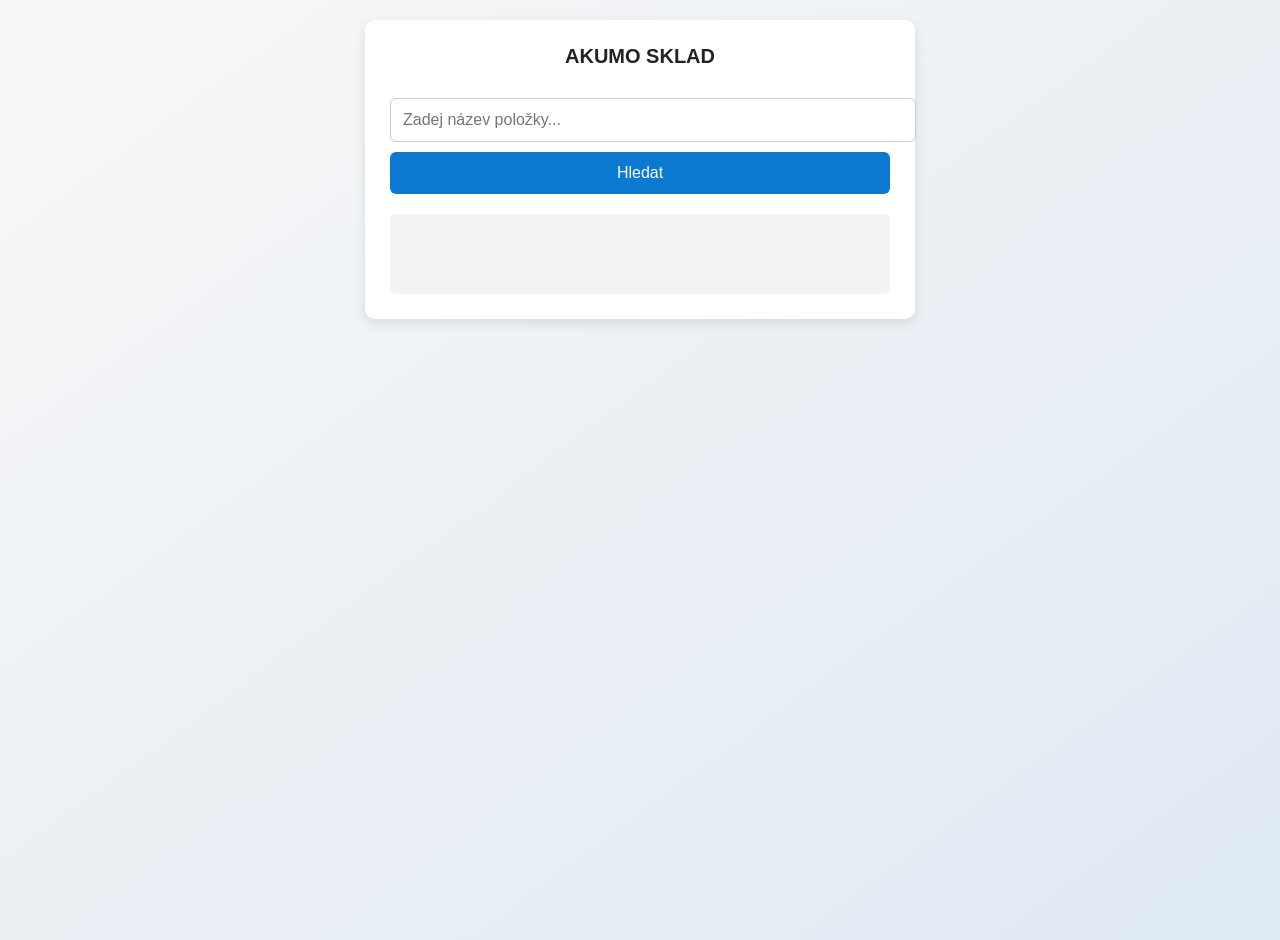
<file: Index.html>
<!DOCTYPE html>
<html lang="cs">
<head>
    <meta charset="UTF-8">
    <meta name="viewport" content="width=device-width, initial-scale=1.0">
    <title>Skladová evidence | Akumo</title>
    <style>
        body {
            font-family: sans-serif;
            padding: 20px;
            margin: 0;
            background: linear-gradient(to bottom right, #f7f7f7, #dfe9f3);
            min-height: 100vh;
        }
        .container {
            max-width: 500px;
            margin: auto;
            background: white;
            padding: 25px;
            border-radius: 10px;
            box-shadow: 0 4px 12px rgba(0,0,0,0.1);
        }
        .logo {
            text-align: center;
            margin-bottom: 20px;
            font-weight: bold;
            font-size: 20px;
            color: #222;
        }
        input, button {
            width: 100%;
            padding: 12px;
            margin-top: 10px;
            font-size: 16px;
            border-radius: 6px;
            border: 1px solid #ccc;
        }
        button {
            background-color: #0b79d0;
            color: white;
            border: none;
        }
        #output {
            margin-top: 20px;
            padding: 15px;
            background: #f3f3f3;
            border-radius: 5px;
            min-height: 50px;
        }
    </style>
</head>
<body>
    <div class="container">
        <div class="logo">AKUMO SKLAD</div>
        <input type="text" id="query" placeholder="Zadej název položky...">
        <button onclick="hledat()">Hledat</button>
        <div id="output"></div>
    </div>

    <script>
        const sklad = {
"Hlavové složení (sada - haibike)": "Sloupec A, řada 1",
"Hlavové složení (podložky)": "Sloupec B, řada 1",
"Ložiska (Yamaha)": "Sloupec C, řada 1",
"Patky (rychloupinaky)": "Sloupec D, řada 1",
"Hlavové složení (sada - kompletní)": "Sloupec A, řada 2",
"Hlavové složení (podložky)": "Sloupec B, řada 2",
"Ložiska (Bosch 4. Gen.)": "Sloupec C, řada 2",
"Patky (Rychloupinak)": "Sloupec D, řada 2",
"Hlavové složení (sada - nekompletní)": "Sloupec A, řada 3",
"Věnečky kuličky": "Sloupec B, řada 3",
"Ložiska (Bosch 2. 3. Gen.)": "Sloupec C, řada 3",
"Patky (pevná osa)": "Sloupec D, řada 3",
"Hlavové složení (misky, kužely)": "Sloupec A, řada 4",
"Náboje (přední)": "Sloupec B, řada 4",
"Ložiska / ložiska bafang": "Sloupec C, řada 4",
"Patky (pevná osa)": "Sloupec D, řada 4",
"Hlavové složení (ježek, víčko)": "Sloupec A, řada 5",
"Náboje (zadní)": "Sloupec B, řada 5",
"Spider": "Sloupec C, řada 5",
"Pastorky kazety (Shimano 10. 11. Sp. )": "Sloupec D, řada 5",
"Náboje (opravná sada)": "Sloupec A, řada 6",
"Pevná osa (přední)": "Sloupec B, řada 6",
"Kliky Jis (samostatné)": "Sloupec C, řada 6",
"Pastorky kazety (Shimano 12. Sp.)": "Sloupec D, řada 6",
"Náboje (ořechy)": "Sloupec A, řada 7",
"Pevná osa (zadní)": "Sloupec B, řada 7",
"Kliky isis (samostatné)": "Sloupec C, řada 7",
"Pastorky kazety (sram 12. Sp.)": "Sloupec D, řada 7",
"Vidlice (příslušenství)": "Sloupec A, řada 8",
"Rychloupinak (přední)": "Sloupec B, řada 8",
"Pastorky motoru (14z, 15z)": "Sloupec D, řada 8",
"Vidlice (páčky)": "Sloupec A, řada 9",
"Rychloupinak (zadní)": "Sloupec B, řada 9",
"Pastorky motoru (Miranda 15z, 16z)": "Sloupec D, řada 9",
"Teleskopické páčky": "Sloupec A, řada 10",
"Středové složení": "Sloupec B, řada 10",
"Pastorky motoru (16z)": "Sloupec D, řada 10",
"Průchodky rámem": "Sloupec A, řada 11",
"Vodítka řetězu": "Sloupec B, řada 11",
"Pastorky motoru (17z, 18z)": "Sloupec D, řada 11",
"Bowdeny (příslušenství)": "Sloupec A, řada 12",
"Páska do ráfku": "Sloupec B, řada 12",
"Převodník (ochrane kryty)": "Sloupec D, řada 12",
"Kladky přehazovačky": "Sloupec A, řada 13",
"Bezdušová páska": "Sloupec B, řada 13",
"Převodník set (…)": "Sloupec D, řada 13",
"Sram axs (příslušenství)": "Sloupec A, řada 14",
"Sedlovky (příslušenství)": "Sloupec B, řada 14",
"Převodník ( šrouby, matice)": "Sloupec A, řada 15",
"Logo motoru (nálepka)": "Sloupec A, řada 16",
"Osa náboje (kónusy, díl)": "Sloupec A, řada 17",
"Bezduše (příslušenství)": "Sloupec A, řada 18",
"Zaslepka do řídítek": "Sloupec A, řada 19",
        };

        function hledat() {
            const dotaz = document.getElementById("query").value.toLowerCase().trim();
            let vysledky = "";
            for (const [klic, hodnota] of Object.entries(sklad)) {
                if (klic.toLowerCase().includes(dotaz)) {
                    vysledky += `<strong>${klic}</strong><br>Pozice: ${hodnota}<br><br>`;
                }
            }
            document.getElementById("output").innerHTML = vysledky || "Položka nenalezena.";
        }
    </script>
</body>
</html>
</file>
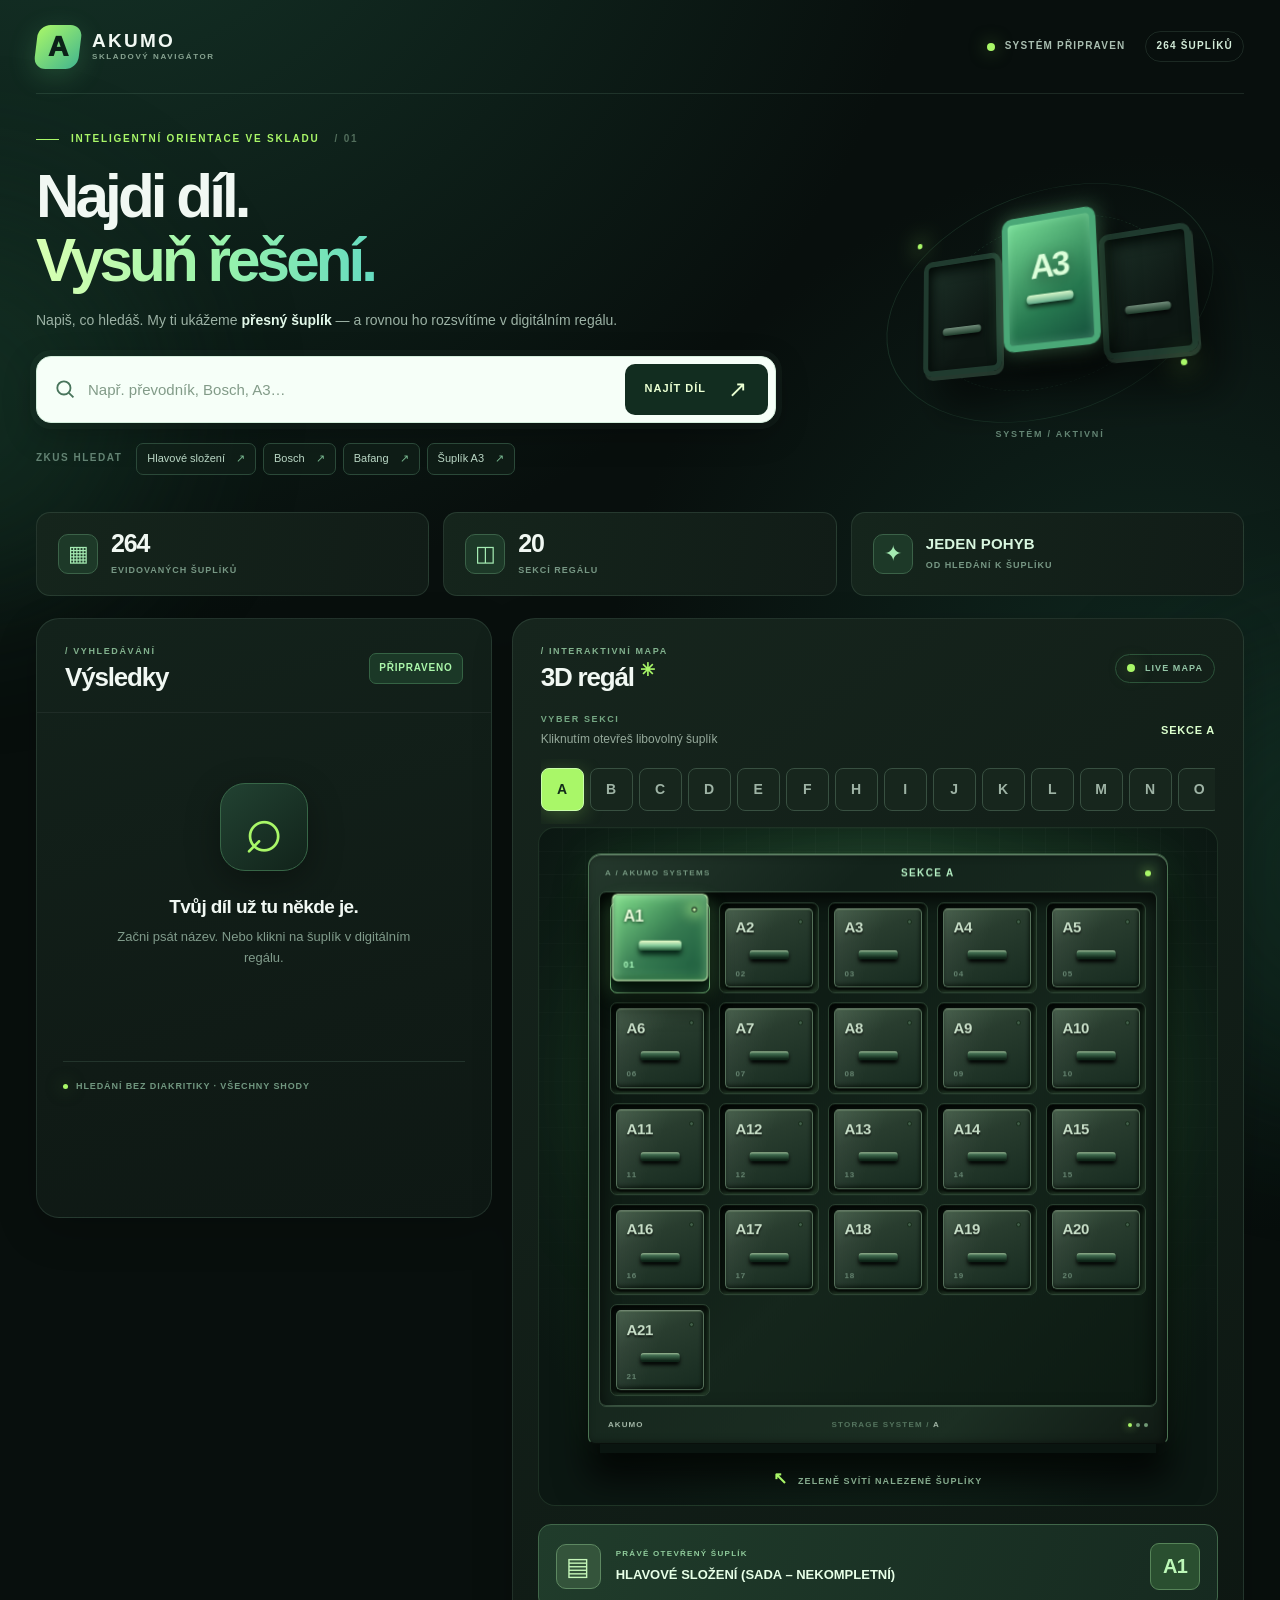
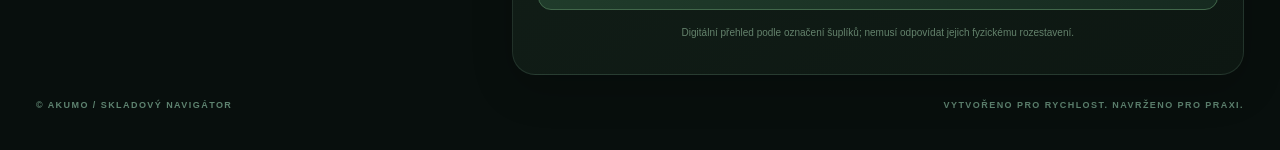
<file: index.html>
<!DOCTYPE html>
<html lang="cs">
<head>
  <meta charset="UTF-8">
  <meta name="viewport" content="width=device-width, initial-scale=1, viewport-fit=cover">
  <meta name="theme-color" content="#0a100e">
  <meta name="description" content="AKUMO SKLAD – rychlé vyhledávání dílů a interaktivní 3D mapa šuplíků.">
  <title>AKUMO SKLAD | Najdi díl. Vysuň řešení.</title>
  <link rel="stylesheet" href="style.css">
</head>
<body>
  <div class="ambient ambient--one" aria-hidden="true"></div>
  <div class="ambient ambient--two" aria-hidden="true"></div>

  <div class="app-shell">
    <header class="topbar">
      <div class="brand" aria-label="Akumo Sklad">
        <span class="brand-mark" aria-hidden="true"><span>A</span></span>
        <span class="brand-wordmark"><b>AKUMO</b><small>SKLADOVÝ NAVIGÁTOR</small></span>
      </div>
      <div class="topbar-status" aria-live="polite">
        <span id="status-light" class="status-light"></span>
        <span id="status-text">NAČÍTÁM DATABÁZI</span>
        <span id="header-count" class="topbar-count">—</span>
      </div>
    </header>

    <main>
      <section class="hero" aria-labelledby="main-title">
        <div class="hero-content">
          <div class="eyebrow"><span class="eyebrow-line"></span> INTELIGENTNÍ ORIENTACE VE SKLADU <span class="eyebrow-index">/ 01</span></div>
          <h1 id="main-title">Najdi díl.<br><span>Vysuň řešení.</span></h1>
          <p class="hero-description">Napiš, co hledáš. My ti ukážeme <strong>přesný šuplík</strong> — a rovnou ho rozsvítíme v digitálním regálu.</p>

          <form id="search-form" class="search-bar" role="search">
            <label for="query" class="visually-hidden">Název dílu nebo označení šuplíku</label>
            <svg class="search-icon" width="22" height="22" viewBox="0 0 24 24" fill="none" stroke="currentColor" stroke-width="2" aria-hidden="true"><circle cx="10.8" cy="10.8" r="7.2"></circle><path d="m16.2 16.2 5 5"></path></svg>
            <input id="query" name="query" type="search" placeholder="Např. převodník, Bosch, A3…" autocomplete="off" enterkeyhint="search" spellcheck="false">
            <button id="search-button" class="search-submit" type="submit"><span>NAJÍT DÍL</span><span class="arrow" aria-hidden="true">↗</span></button>
          </form>

          <div class="quick-access">
            <span class="quick-label">ZKUS HLEDAT</span>
            <div class="quick-terms">
              <button type="button" class="quick-term" data-term="hlavové složení">Hlavové složení <span>↗</span></button>
              <button type="button" class="quick-term" data-term="Bosch">Bosch <span>↗</span></button>
              <button type="button" class="quick-term" data-term="Bafang">Bafang <span>↗</span></button>
              <button type="button" class="quick-term" data-term="A3">Šuplík A3 <span>↗</span></button>
            </div>
          </div>
        </div>

        <div class="hero-side" aria-hidden="true">
          <div class="orbit orbit--outer"></div><div class="orbit orbit--inner"></div>
          <div class="hero-illustration">
            <div class="hero-cubby hero-cubby--left"></div>
            <div class="hero-cubby hero-cubby--middle"><span class="hero-cubby-label">A3</span><span class="hero-cubby-handle"></span></div>
            <div class="hero-cubby hero-cubby--right"></div>
            <span class="hero-spark hero-spark--a"></span><span class="hero-spark hero-spark--b"></span>
          </div>
          <span class="hero-orbit-label">SYSTÉM / AKTIVNÍ</span>
        </div>
      </section>

      <div class="metrics" aria-label="Přehled skladu">
        <div class="metric"><span class="metric-icon">▦</span><span><b id="metric-drawers">—</b><small>EVIDOVANÝCH ŠUPLÍKŮ</small></span></div>
        <div class="metric"><span class="metric-icon">◫</span><span><b id="metric-sections">—</b><small>SEKCÍ REGÁLU</small></span></div>
        <div class="metric metric--note"><span class="metric-icon">✦</span><span><b>JEDEN POHYB</b><small>OD HLEDÁNÍ K ŠUPLÍKU</small></span></div>
      </div>

      <div class="workspace">
        <section class="panel results-panel" aria-labelledby="results-title">
          <div class="panel-head">
            <div><div class="section-kicker">/ VYHLEDÁVÁNÍ</div><h2 id="results-title">Výsledky</h2></div>
            <span class="panel-pill" id="results-count">PŘIPRAVENO</span>
          </div>

          <div id="history" class="history" aria-label="Poslední hledání"></div>

          <div id="results" class="results" aria-live="polite" aria-atomic="false">
            <div class="empty-state"><span class="empty-glyph" aria-hidden="true">⌕</span><h3>Tvůj díl už tu někde je.</h3><p>Začni psát název nebo vyber šuplík vpravo.</p></div>
          </div>
          <div class="results-footer"><span class="tiny-led"></span> HLEDÁNÍ BEZ DIAKRITIKY · VŠECHNY SHODY</div>
        </section>

        <section class="panel visual-panel" id="visualizer" aria-labelledby="visual-title">
          <div class="panel-head visual-panel-head">
            <div><div class="section-kicker">/ INTERAKTIVNÍ MAPA</div><h2 id="visual-title">3D regál <span class="title-star">✳</span></h2></div>
            <div class="map-live"><span class="tiny-led"></span> LIVE MAPA</div>
          </div>
          <div class="section-caption">
            <div><span class="field-label">VYBER SEKCI</span><span class="caption-text">Kliknutím otevřeš libovolný šuplík</span></div>
            <span id="section-readout" class="section-readout">SEKCE —</span>
          </div>
          <nav id="section-nav" class="section-nav" aria-label="Výběr sekce regálu"></nav>

          <div class="scene" aria-label="Digitální schéma šuplíků">
            <div class="scene-glow" aria-hidden="true"></div>
            <div class="rack">
              <div class="rack-topline">
                <span class="rack-topline-brand">A / AKUMO SYSTEMS</span>
                <span id="rack-heading">SEKCE —</span>
                <span class="rack-topline-dot" aria-hidden="true"></span>
              </div>
              <div class="rack-surface">
                <div id="drawer-grid" class="drawer-grid" aria-label="Šuplíky vybrané sekce"></div>
              </div>
              <div class="rack-base"><span>AKUMO</span><span>STORAGE SYSTEM / <span id="rack-base-label">—</span></span><span class="rack-base-lights"><i></i><i></i><i></i></span></div>
            </div>
            <p class="scene-hint"><span class="scene-hint-symbol">↖</span> ZELENĚ SVÍTÍ NALEZENÉ ŠUPLÍKY</p>
          </div>

          <div id="drawer-detail" class="drawer-detail" aria-live="polite">
            <div class="detail-no-data">Vyber šuplík a zobrazí se jeho obsah.</div>
          </div>
          <p class="visual-footnote">Digitální přehled podle označení šuplíků; nemusí odpovídat jejich fyzickému rozestavení.</p>
        </section>
      </div>
    </main>

    <footer class="page-footer"><span>© AKUMO / SKLADOVÝ NAVIGÁTOR</span><span>VYTVOŘENO PRO RYCHLOST. NAVRŽENO PRO PRAXI.</span></footer>
  </div>

  <script>
    'use strict';

    const STORAGE_KEY = 'akumoSuplikyHistorie';
    const queryInput = document.getElementById('query');
    const resultsEl = document.getElementById('results');
    const resultsCountEl = document.getElementById('results-count');
    const historyEl = document.getElementById('history');
    const sectionNavEl = document.getElementById('section-nav');
    const drawerGridEl = document.getElementById('drawer-grid');
    const drawerDetailEl = document.getElementById('drawer-detail');
    const collator = new Intl.Collator('cs', { numeric: true, sensitivity: 'base' });

    let records = [];
    let sections = [];
    let activeSection = '';
    let selectedCode = '';
    let matchedRecords = [];
    let loaded = false;
    let activeQuery = '';

    function normal(text) {
      return String(text ?? '').normalize('NFD').replace(/[\u0300-\u036f]/g, '').toLowerCase().trim();
    }

    function make(tag, className, text) {
      const node = document.createElement(tag);
      if (className) node.className = className;
      if (text !== undefined) node.textContent = text;
      return node;
    }

    function sectionOf(code) {
      return String(code).match(/^[A-Za-z]+/)?.[0].toUpperCase() || '';
    }

    function getHistory() {
      try {
        const items = JSON.parse(localStorage.getItem(STORAGE_KEY) || '[]');
        return Array.isArray(items) ? items.filter(item => typeof item === 'string').slice(0, 10) : [];
      } catch { return []; }
    }

    function rememberQuery(value) {
      if (!value.trim()) return;
      try {
        const list = getHistory().filter(item => normal(item) !== normal(value));
        localStorage.setItem(STORAGE_KEY, JSON.stringify([value.trim(), ...list].slice(0, 10)));
      } catch { /* Úložiště může být zakázané. */ }
      renderHistory();
    }

    function renderHistory() {
      historyEl.replaceChildren();
      const list = getHistory();
      if (!list.length) return;
      historyEl.append(make('span', 'history-caption', 'NEDÁVNO HLEDANÉ'));
      const wrap = make('div', 'history-chips');
      list.forEach(term => {
        const button = make('button', 'history-chip', term);
        button.type = 'button';
        button.addEventListener('click', () => {
          queryInput.value = term;
          updateSearch(true);
        });
        wrap.append(button);
      });
      historyEl.append(wrap);
    }

    function lookup(value) {
      const query = normal(value);
      if (!query) return [];
      // Přesný index A3 musí ukázat právě A3, ne A30.
      const compact = query.replace(/\s/g, '');
      const exact = records.find(item => normal(item.code) === compact);
      if (exact) return [exact];
      // Samotné písmeno filtruje příslušnou sekci.
      if (/^[a-z]$/.test(query) && sections.includes(query.toUpperCase())) {
        return records.filter(item => item.section === query.toUpperCase() && item.status !== 'NEŘEŠIT');
      }
      const words = query.split(/\s+/).filter(Boolean);
      return records.filter(item => item.status !== 'NEŘEŠIT' && words.every(word => normal(item.code + ' ' + item.name).includes(word)));
    }

    function renderEmpty(title, description, symbol) {
      resultsEl.replaceChildren();
      const box = make('div', 'empty-state');
      box.append(make('span', 'empty-glyph', symbol));
      box.append(make('h3', '', title));
      box.append(make('p', '', description));
      resultsEl.append(box);
    }

    function renderResults() {
      resultsEl.replaceChildren();
      if (!loaded) return renderEmpty('Připojuji databázi…', 'Načítám šuplíky.', '◌');
      if (!activeQuery.trim()) {
        resultsCountEl.textContent = 'PŘIPRAVENO';
        return renderEmpty('Tvůj díl už tu někde je.', 'Začni psát název. Nebo klikni na šuplík v digitálním regálu.', '⌕');
      }
      resultsCountEl.textContent = matchedRecords.length + ' SHOD';
      if (!matchedRecords.length) return renderEmpty('Hmmm, nic tu není.', 'Zkus jiný výraz, označení šuplíku — nebo jdi za Jakubem. 😄', '∅');
      const fragment = document.createDocumentFragment();
      matchedRecords.forEach((item, i) => {
        const button = make('button', 'result-card' + (item.code === selectedCode ? ' is-selected' : ''));
        button.type = 'button';
        button.setAttribute('aria-label', 'Otevřít šuplík ' + item.code + ': ' + (item.name || 'Nepřečtený popis'));
        const badge = make('span', 'result-code', item.code);
        const content = make('span', 'result-content');
        content.append(make('strong', 'result-name', item.name || 'Nepřečtený štítek'));
        const sub = make('span', 'result-sub', 'ŠUPLÍK ' + item.code + (item.status === 'OVĚŘIT' ? '  ·  POPIS OVĚŘIT' : item.status === 'NEPŘEČTENO' ? '  ·  NEPŘEČTENO' : item.status === 'NEŘEŠIT' ? '  ·  ZATÍM NEŘEŠIT' : ''));
        content.append(sub);
        const arrow = make('span', 'result-arrow', '↗');
        button.append(badge, content, arrow);
        button.addEventListener('click', () => focusDrawer(item.code, true));
        button.style.setProperty('--item-delay', Math.min(i * 22, 250) + 'ms');
        fragment.append(button);
      });
      resultsEl.append(fragment);
    }

    function renderSectionNav() {
      sectionNavEl.replaceChildren();
      const fragment = document.createDocumentFragment();
      sections.forEach(section => {
        const button = make('button', 'section-tab' + (section === activeSection ? ' is-active' : ''), section);
        button.type = 'button';
        const count = matchedRecords.filter(item => item.section === section).length;
        if (activeQuery && count) button.append(make('span', 'section-tab-count', String(count)));
        button.setAttribute('aria-pressed', String(section === activeSection));
        button.setAttribute('aria-label', 'Sekce ' + section + (activeQuery && count ? ', ' + count + ' shod' : ''));
        button.addEventListener('click', () => {
          activeSection = section;
          const entries = records.filter(item => item.section === section);
          const firstMatch = matchedRecords.find(item => item.section === section);
          selectedCode = (firstMatch || entries[0])?.code || '';
          renderSectionNav();
          renderRack();
          renderDetails();
          renderResults();
        });
        fragment.append(button);
      });
      sectionNavEl.append(fragment);
      const current = sectionNavEl.querySelector('.is-active');
      if (current) {
        // Posouvá pouze pás se sekcemi, nikoliv celou stránku při psaní.
        const navRect = sectionNavEl.getBoundingClientRect();
        const tabRect = current.getBoundingClientRect();
        if (tabRect.left < navRect.left) {
          sectionNavEl.scrollLeft -= navRect.left - tabRect.left + 8;
        } else if (tabRect.right > navRect.right) {
          sectionNavEl.scrollLeft += tabRect.right - navRect.right + 8;
        }
      }
    }

    function renderRack() {
      drawerGridEl.replaceChildren();
      const sectionRecords = records.filter(item => item.section === activeSection);
      document.getElementById('section-readout').textContent = 'SEKCE ' + activeSection;
      document.getElementById('rack-heading').textContent = 'SEKCE ' + activeSection;
      document.getElementById('rack-base-label').textContent = activeSection;
      const matchedCodes = new Set(matchedRecords.map(item => item.code));
      const fragment = document.createDocumentFragment();
      sectionRecords.forEach((item, i) => {
        const matched = matchedCodes.has(item.code);
        const selected = item.code === selectedCode;
        let cls = 'drawer';
        if (selected) cls += ' is-open';
        if (activeQuery && matched) cls += ' is-match';
        if (activeQuery && !matched) cls += ' is-dimmed';
        const button = make('button', cls);
        button.type = 'button';
        button.setAttribute('aria-label', 'Šuplík ' + item.code + ': ' + (item.name || 'Nepřečtený štítek'));
        button.setAttribute('aria-pressed', String(selected));
        button.title = item.code + ' — ' + (item.name || 'Nepřečtený štítek');
        button.style.setProperty('--index', i);
        const body = make('span', 'drawer-body');
        const front = make('span', 'drawer-front');
        front.append(make('span', 'drawer-upper', item.code));
        front.append(make('span', 'drawer-handle'));
        front.append(make('span', 'drawer-bottom', ('0' + (parseInt(item.code.match(/\d+$/)?.[0] || '0', 10))).slice(-2)));
        front.append(make('span', 'drawer-indicator'));
        body.append(front);
        button.append(body);
        button.addEventListener('click', () => focusDrawer(item.code, false));
        fragment.append(button);
      });
      drawerGridEl.append(fragment);
    }

    function renderDetails() {
      drawerDetailEl.replaceChildren();
      const item = records.find(entry => entry.code === selectedCode);
      if (!item) {
        drawerDetailEl.append(make('p', 'detail-no-data', 'Vyber šuplík a zobrazí se jeho obsah.'));
        return;
      }
      const icon = make('span', 'detail-symbol', '▤');
      const text = make('div', 'detail-text');
      text.append(make('span', 'detail-kicker', 'PRÁVĚ OTEVŘENÝ ŠUPLÍK'));
      text.append(make('strong', 'detail-name', item.name || 'Nepřečtený štítek'));
      if (item.status === 'OVĚŘIT' || item.status === 'NEPŘEČTENO' || item.status === 'NEŘEŠIT') {
        text.append(make('span', 'detail-warning', item.status === 'OVĚŘIT' ? '⚠ Popis je potřeba ověřit' : item.status === 'NEŘEŠIT' ? '⚠ Zatím neřešit' : '⚠ Obsah zatím nebyl přečten'));
      }
      const code = make('span', 'detail-code', item.code);
      drawerDetailEl.append(icon, text, code);
    }

    function focusDrawer(code, fromResult) {
      const item = records.find(entry => entry.code === code);
      if (!item) return;
      activeSection = item.section;
      selectedCode = code;
      renderSectionNav();
      renderRack();
      renderDetails();
      renderResults();
      if (fromResult && window.matchMedia('(max-width: 920px)').matches) {
        document.getElementById('visualizer').scrollIntoView({ behavior: 'smooth', block: 'start' });
      }
    }

    function updateSearch(save) {
      if (!loaded) return;
      activeQuery = queryInput.value.trim();
      if (save && activeQuery) rememberQuery(activeQuery);
      matchedRecords = lookup(activeQuery);
      if (matchedRecords.length) {
        // Nech zobrazit právě aktivní sekci, pokud je mezi nalezenými.
        const currentMatch = matchedRecords.find(item => item.section === activeSection);
        const target = currentMatch || matchedRecords[0];
        activeSection = target.section;
        selectedCode = target.code;
      } else if (!activeQuery && !records.some(item => item.code === selectedCode)) {
        selectedCode = records[0]?.code || '';
        activeSection = records[0]?.section || '';
      }
      renderSectionNav();
      renderRack();
      renderDetails();
      renderResults();
    }

    async function loadData() {
      try {
        const response = await fetch('supliky.json', { cache: 'no-cache' });
        if (!response.ok) throw new Error('HTTP ' + response.status);
        const data = await response.json();
        if (!Array.isArray(data) || !data.every(row => Array.isArray(row) && row.length >= 2 && typeof row[0] === 'string' && typeof row[1] === 'string')) {
          throw new Error('Neplatný formát databáze');
        }
        records = data.map(row => ({ code: row[0], name: row[1], status: row[2] || '', section: sectionOf(row[0]) }))
          .filter(item => item.section && item.code)
          .sort((a, b) => collator.compare(a.code, b.code));
        sections = [...new Set(records.map(item => item.section))];
        activeSection = sections[0] || '';
        selectedCode = records[0]?.code || '';
        loaded = true;
        document.getElementById('metric-drawers').textContent = String(records.length);
        document.getElementById('metric-sections').textContent = String(sections.length);
        document.getElementById('header-count').textContent = records.length + ' ŠUPLÍKŮ';
        document.getElementById('status-text').textContent = 'SYSTÉM PŘIPRAVEN';
        document.getElementById('status-light').classList.add('is-ready');
        renderSectionNav();
        renderRack();
        renderDetails();
        updateSearch(false);
      } catch (error) {
        console.error('AKUMO: načtení databáze selhalo', error);
        document.getElementById('status-text').textContent = 'DATA NEDOSTUPNÁ';
        document.getElementById('status-light').classList.add('is-error');
        resultsCountEl.textContent = 'CHYBA';
        renderEmpty('Databáze není dostupná.', 'Obnov stránku nebo zkontroluj soubor supliky.json.', '!');
      }
    }

    document.getElementById('search-form').addEventListener('submit', event => {
      event.preventDefault();
      updateSearch(true);
    });
    queryInput.addEventListener('input', () => updateSearch(false));
    queryInput.addEventListener('keydown', event => {
      if (event.key === 'Escape') {
        queryInput.value = '';
        updateSearch(false);
      }
    });
    document.querySelectorAll('[data-term]').forEach(button => {
      button.addEventListener('click', () => {
        queryInput.value = button.dataset.term;
        updateSearch(true);
      });
    });

    renderHistory();
    loadData();
  </script>
</body>
</html>
</file>
<file: style.css>
/* AKUMO SKLAD — three-dimensional drawer navigator */
:root {
  color-scheme: dark;
  --bg: #080f0d;
  --panel: #101a17;
  --panel-deep: #0c1512;
  --border: rgba(180, 242, 206, .115);
  --ink: #f1f8f3;
  --muted: #93aa9d;
  --soft: #657c70;
  --lime: #a9f768;
  --green: #71e5a4;
  --cyan: #64f0cf;
  --r: 23px;
}
* { box-sizing: border-box; }
html { scroll-behavior: smooth; }
body {
  margin: 0; min-height: 100vh; color: var(--ink);
  background: radial-gradient(circle at 5% -15%, #16382b 0%, transparent 38%),
              radial-gradient(circle at 90% 40%, #10271f 0%, transparent 35%), var(--bg);
  font-family: Inter, ui-sans-serif, -apple-system, BlinkMacSystemFont, "Segoe UI", sans-serif;
  -webkit-font-smoothing: antialiased; line-height: 1.45;
}
button, input { font: inherit; }
button { cursor: pointer; }
button:focus-visible, input:focus-visible { outline: 2px solid var(--lime); outline-offset: 4px; }
.ambient { position: fixed; pointer-events: none; z-index: -1; border-radius: 50%; filter: blur(80px); opacity: .45; }
.ambient--one { width: 390px; height: 390px; background: #19412e; left: -240px; top: 210px; }
.ambient--two { width: 430px; height: 430px; background: #153528; right: -290px; top: 660px; }
.app-shell { width: min(1460px, calc(100% - 72px)); margin: 0 auto; }
.topbar { display: flex; align-items: center; justify-content: space-between; gap: 16px; height: 94px; border-bottom: 1px solid var(--border); }
.brand { display: flex; align-items: center; gap: 12px; }
.brand-mark { position: relative; display: grid; place-items: center; width: 44px; height: 44px; background: linear-gradient(135deg, #a9f768, #43b68e); color: #0c2118; font-weight: 1000; border-radius: 12px; box-shadow: 0 7px 28px #74f09430; transform: skew(-7deg); }
.brand-mark span { font-size: 28px; line-height: 1; transform: skew(7deg); letter-spacing: -.12em; padding-right: 4px; }
.brand-wordmark { display: grid; gap: 1px; }
.brand-wordmark b { font-size: 19px; letter-spacing: .12em; line-height: 1; font-weight: 900; }
.brand-wordmark small { color: #87a391; letter-spacing: .2em; font-size: 8px; font-weight: 750; }
.topbar-status { display: flex; align-items: center; gap: 10px; font-size: 10px; font-weight: 800; letter-spacing: .12em; color: #a9beb1; }
.status-light, .tiny-led { display: inline-block; flex: 0 0 auto; width: 8px; height: 8px; border-radius: 50%; background: #d8af59; box-shadow: 0 0 15px #d8af5980; }
.status-light.is-ready, .tiny-led { background: var(--lime); box-shadow: 0 0 17px #a9f76880; }
.status-light.is-error { background: #ff8975; box-shadow: 0 0 16px #ff897580; }
.topbar-count { border: 1px solid var(--border); border-radius: 20px; padding: 7px 10px; color: #d2ebd8; margin-left: 10px; }

.hero { min-height: 365px; display: grid; grid-template-columns: minmax(0, 1fr) 340px; align-items: center; gap: 45px; padding: 38px 24px 32px 0; }
.hero-content { min-width: 0; }
.eyebrow, .section-kicker, .field-label { color: var(--lime); letter-spacing: .18em; font-size: 10px; font-weight: 800; }
.eyebrow { display: flex; align-items: center; gap: 12px; }
.eyebrow-line { width: 23px; height: 1px; background: var(--lime); }
.eyebrow-index { color: #526e5c; margin-left: 3px; }
.hero h1 { font-size: clamp(42px, 4.7vw, 72px); font-weight: 850; line-height: 1.08; letter-spacing: -.065em; margin: 18px 0 14px; }
.hero h1 span { background: linear-gradient(92deg, #d5ffb2 4%, #9bf4aa 52%, #65dbc0 100%); -webkit-background-clip: text; background-clip: text; color: transparent; }
.hero-description { margin: 0 0 22px; max-width: 600px; font-size: 14px; line-height: 1.8; color: #9cb2a5; }
.hero-description strong { color: #e2f8e9; font-weight: 700; }
.search-bar { display: flex; width: min(740px, 100%); height: 67px; align-items: center; gap: 12px; background: #f6fff8; border: 1px solid #d4eedc; border-radius: 15px; padding: 7px 7px 7px 17px; box-shadow: 0 10px 32px #0004, 0 0 0 6px #b2ffca0a; transition: box-shadow .2s ease, transform .2s ease; }
.search-bar:focus-within { box-shadow: 0 15px 42px #0006, 0 0 0 5px #a4fa8b26; transform: translateY(-1px); }
.search-icon { color: #48745b; flex: 0 0 auto; }
.search-bar input { flex: 1; min-width: 0; width: 100%; height: 100%; padding: 0; border: none; color: #14241b; background: transparent; font-size: 15px; font-weight: 600; outline: none; }
.search-bar input::placeholder { color: #829b88; font-weight: 500; }
.search-bar input:focus-visible { outline: none; }
.search-bar input::-webkit-search-cancel-button { cursor: pointer; }
.search-submit { height: 100%; flex: 0 0 auto; display: flex; align-items: center; justify-content: center; gap: 22px; border: none; border-radius: 10px; padding: 0 20px; background: #122d20; color: #eaffd2; font-size: 11px; font-weight: 900; letter-spacing: .09em; transition: background .2s, transform .2s; }
.search-submit:hover { background: #25553a; transform: translateY(-1px); }
.search-submit .arrow { font-size: 23px; font-weight: 400; line-height: 1; }
.quick-access { display: flex; align-items: center; flex-wrap: wrap; gap: 9px 14px; margin-top: 20px; }
.quick-label { color: #638373; font-size: 10px; letter-spacing: .15em; font-weight: 800; white-space: nowrap; }
.quick-terms { display: flex; flex-wrap: wrap; gap: 7px; }
.quick-term { border: 1px solid #2b4939; border-radius: 7px; background: #13231b9c; color: #bbd8c6; padding: 7px 10px; font-size: 11px; transition: border-color .2s, color .2s, background .2s; }
.quick-term span { color: #79b991; margin-left: 8px; }
.quick-term:hover { border-color: #8ef49d; color: #eaffdf; background: #234633; }

/* purely decorative CSS miniature drawer floating next to headline */
.hero-side { position: relative; height: 300px; display: grid; place-items: center; perspective: 800px; }
.orbit { position: absolute; border: 1px solid #79dfa522; border-radius: 50%; transform: rotate(-21deg) scaleY(.65); }
.orbit--outer { width: 340px; height: 340px; }
.orbit--inner { width: 250px; height: 250px; border-style: dashed; }
.hero-illustration { position: relative; display: flex; gap: 8px; transform: rotateY(-23deg) rotateX(12deg) rotateZ(-7deg); filter: drop-shadow(18px 30px 20px #0008); }
.hero-cubby { position: relative; width: 92px; height: 125px; background: linear-gradient(135deg,#1d3128,#0d1713 70%); border: 6px solid #203b2f; border-radius: 10px; box-shadow: inset 4px 6px 13px #030a07, 2px 4px 0 #25392e; }
.hero-cubby::after { position: absolute; content: ""; width: 45px; height: 8px; top: 69px; left: 50%; transform: translateX(-50%); border-radius: 4px; background: linear-gradient(#708c7a,#213f2e); box-shadow: 0 3px 4px #000a; }
.hero-cubby--middle { z-index: 2; background: linear-gradient(150deg,#76db95,#277950 65%,#16513d); border-color: #4aa877; transform: translate3d(0,-25px,40px) scale(1.13); box-shadow: 0 0 20px #91f7aa55, 12px 24px 25px #0008, inset 0 0 8px #b9ffd448; }
.hero-cubby--middle::after { background: linear-gradient(#d8f9cc,#5fa987); }
.hero-cubby-label { display: block; margin-top: 20px; color: #ddffda; font-weight: 900; font-size: 32px; letter-spacing: -.08em; text-align: center; text-shadow: 0 4px 15px #0006; }
.hero-spark { position: absolute; width: 6px; height: 6px; background: var(--lime); border-radius: 50%; box-shadow: 0 0 25px 5px #a9f76850; }
.hero-spark--a { left: -8px; top: -23px; }.hero-spark--b { right: 12px; bottom: -12px; }
.hero-orbit-label { position: absolute; bottom: 12px; color: #638473; font-size: 9px; letter-spacing: .2em; font-weight: 750; }

.metrics { display: flex; gap: 14px; margin: 5px 0 22px; }
.metric { display: flex; align-items: center; gap: 13px; flex: 1; padding: 18px 21px; background: linear-gradient(100deg,#15251c,#111c17); border: 1px solid var(--border); border-radius: 14px; }
.metric-icon { display: grid; place-items: center; height: 40px; width: 40px; border: 1px solid #3b6248; background: #1d3928; border-radius: 10px; font-size: 22px; color: #a4eab2; }
.metric b { display: block; font-size: 25px; font-weight: 820; line-height: 1; letter-spacing: -.045em; }
.metric small { display: block; font-size: 9px; letter-spacing: .11em; color: #779784; font-weight: 800; margin-top: 8px; }
.metric--note b { font-size: 15px; letter-spacing: .01em; color: #d8f6df; }

.workspace { display: grid; grid-template-columns: minmax(315px, .84fr) minmax(0, 1.35fr); align-items: start; gap: 20px; }
.panel { min-width: 0; position: relative; overflow: hidden; border: 1px solid var(--border); background: linear-gradient(165deg, #13221b 0%, #101b16 65%, #0e1814 100%); border-radius: var(--r); box-shadow: 0 14px 42px #0003; }
.panel-head { display: flex; justify-content: space-between; align-items: center; gap: 10px; padding: 26px 28px 20px; border-bottom: 1px solid #ffffff0e; }
.panel-head h2 { font-size: 26px; font-weight: 820; letter-spacing: -.045em; margin: 4px 0 0; line-height: 1.18; }
.section-kicker { font-size: 9px; color: #82b28e; }
.panel-pill { flex: 0 0 auto; border: 1px solid #356344; border-radius: 7px; background: #1b3827; color: #aaf6aa; padding: 7px 9px; letter-spacing: .08em; font-weight: 850; font-size: 10px; }
.results-panel { min-height: 600px; }
.history { margin: 0 27px; }
.history:not(:empty) { padding: 18px 0 14px; border-bottom: 1px solid var(--border); }
.history-caption { color: #829e8e; font-size: 9px; font-weight: 800; letter-spacing: .14em; }
.history-chips { display: flex; flex-wrap: wrap; gap: 7px; margin-top: 10px; }
.history-chip { padding: 6px 9px; border: 1px solid #294534; border-radius: 6px; color: #aecfb6; font-size: 11px; background: #172a1f; max-width: 100%; overflow: hidden; text-overflow: ellipsis; }
.history-chip:hover { color: #eaffdb; border-color: #88e09b; }
.results { padding: 15px 19px 18px; max-height: 688px; overflow-y: auto; scrollbar-width: thin; scrollbar-color: #426d4f transparent; }
.result-card { position: relative; display: flex; align-items: center; gap: 13px; width: 100%; text-align: left; padding: 15px 12px; margin: 0 0 8px; color: var(--ink); background: #1b2b224f; border: 1px solid #2d473777; border-radius: 11px; transition: border-color .16s, background .16s, transform .16s; animation: appear .28s both; animation-delay: var(--item-delay,0ms); }
.result-card:hover { transform: translateX(3px); border-color: #71d18b8c; background: #1a3224; }
.result-card.is-selected { border-color: #a3f78cab; background: linear-gradient(125deg, #264c2b, #1b3225); box-shadow: inset 0 0 0 1px #b8fa6c21; }
.result-code { display: grid; place-items: center; width: 55px; height: 53px; background: linear-gradient(150deg,#3f7344,#274532); color: #daffca; border: 1px solid #6eaa6d; border-radius: 9px; font-weight: 900; font-size: 18px; letter-spacing: -.04em; flex: 0 0 auto; }
.result-content { display: grid; min-width: 0; gap: 8px; flex: 1; }
.result-name { overflow-wrap: anywhere; font-size: 12px; font-weight: 750; line-height: 1.45; }
.result-sub { color: #83a98c; font-size: 9px; letter-spacing: .075em; font-weight: 800; }
.result-arrow { align-self: flex-start; margin-left: auto; color: #78bf92; font-size: 17px; }
.results-footer { display: flex; align-items: center; gap: 8px; border-top: 1px solid var(--border); margin: 0 26px; padding: 18px 0; color: #719780; font-size: 9px; letter-spacing: .1em; font-weight: 700; }
.results-footer .tiny-led { width: 5px; height: 5px; }
.empty-state { min-height: 315px; display: flex; flex-direction: column; align-items: center; justify-content: center; text-align: center; padding: 16px 19px 36px; }
.empty-glyph { display: grid; place-items: center; width: 88px; height: 88px; border-radius: 25px; background: linear-gradient(140deg,#224232,#11231a); border: 1px solid #376647; color: var(--lime); font-size: 67px; line-height: 1; font-weight: 400; box-shadow: 0 10px 35px #0005; }
.empty-state h3 { font-size: 19px; letter-spacing: -.03em; margin: 22px 0 6px; }
.empty-state p { color: #809b8b; font-size: 13px; line-height: 1.6; max-width: 320px; margin: 0; }

.visual-panel { min-height: 600px; background: linear-gradient(145deg,#16251d,#0d1712); }
.visual-panel-head { border-bottom: none; padding-bottom: 7px; }
.title-star { font-size: 18px; color: var(--lime); vertical-align: top; display: inline-block; transform: translateY(-2px); }
.map-live { display: flex; align-items: center; gap: 10px; color: #94c6a7; border: 1px solid #2c533a; border-radius: 18px; padding: 7px 11px; font-size: 9px; letter-spacing: .12em; font-weight: 850; }
.section-caption { display: flex; align-items: center; justify-content: space-between; gap: 16px; margin: 14px 28px 10px; }
.section-caption > div { display: grid; gap: 5px; }
.field-label { font-size: 9px; color: #75a783; }
.caption-text { color: #95a99b; font-size: 12px; }
.section-readout { color: #dbffcd; font-size: 11px; font-weight: 850; letter-spacing: .07em; white-space: nowrap; }
.section-nav { display: flex; gap: 6px; overflow-x: auto; margin: 0 28px; padding: 9px 0 13px; scrollbar-width: thin; scrollbar-color: #507253 transparent; scroll-behavior: smooth; }
.section-tab { position: relative; flex: 0 0 auto; min-width: 43px; height: 43px; color: #9eb3a5; border: 1px solid #385041; border-radius: 8px; background: #17261d; font-size: 14px; font-weight: 850; transition: border-color .18s, color .18s, background .18s; }
.section-tab:hover { color: #e4ffe0; border-color: #73c084; }
.section-tab.is-active { color: #132c1a; background: var(--lime); border-color: #c9ffaa; box-shadow: 0 4px 20px #a9f76840; }
.section-tab-count { position: absolute; right: -4px; top: -6px; display: grid; place-items: center; min-width: 17px; height: 17px; border-radius: 8px; padding: 0 3px; font-size: 9px; color: #0c2819; background: #a6eab4; border: 1px solid #173a27; }
.section-tab.is-active .section-tab-count { background: #163623; color: #b5ffa0; }

.scene { position: relative; margin: 3px 25px 0; border-radius: 17px; padding: 25px 20px 8px; overflow: hidden; background: radial-gradient(ellipse at 50% 38%,#284b34 0%, #12271b 45%, #0b1712 83%); border: 1px solid #43644955; }
.scene::before { content: ""; position: absolute; inset: 0; background-image: linear-gradient(#ffffff05 1px, transparent 1px), linear-gradient(90deg, #ffffff05 1px, transparent 1px); background-size: 23px 23px; pointer-events: none; mask-image: linear-gradient(#000, transparent); }
.scene-glow { position: absolute; width: 70%; height: 45%; background: #6ffb8440; filter: blur(75px); top: 15%; left: 15%; border-radius: 50%; pointer-events: none; }
.rack { position: relative; width: min(100%, 580px); margin: 0 auto; padding: 9px 10px 0; background: linear-gradient(135deg,#25392d 0%, #13231b 25%,#1c2f23 80%,#101a14); border: 1px solid #4c7353; border-bottom-color: #090e0b; border-radius: 13px 13px 7px 7px; box-shadow: inset 0 1px #67856c, inset -3px 0 8px #0007, 0 21px 0 -12px #0a1510, 0 35px 33px #000b, 0 0 45px #7cfb8514; transform: rotateX(2deg); transform-origin: bottom; }
.rack-topline { display: flex; justify-content: space-between; align-items: center; gap: 6px; padding: 3px 6px 10px; font-size: 8px; font-weight: 800; letter-spacing: .17em; color: #74967f; }
.rack-topline span:nth-child(2) { color: #b7f2c6; font-size: 10px; }
.rack-topline-dot { width: 6px; height: 6px; border-radius: 50%; background: var(--lime); box-shadow: 0 0 12px var(--lime); }
.rack-surface { padding: 10px; background: linear-gradient(135deg,#08120d,#15261c 55%,#0c1a12); border-radius: 7px; border: 1px solid #354d3c; box-shadow: inset 0 8px 18px #000b, inset 0 -1px #45644d; }
.drawer-grid { display: grid; grid-template-columns: repeat(5,minmax(0,1fr)); gap: 9px; perspective: 720px; min-height: 76px; }
.drawer { min-width: 0; position: relative; aspect-ratio: 1.09 / 1; padding: 5px; isolation: isolate; border: 1px solid #2e4534; border-radius: 7px; background: linear-gradient(145deg,#07100b,#152719); box-shadow: inset 2px 3px 9px #000c, inset -1px -2px 3px #2c4731; }
.drawer-body { position: relative; display: block; width: 100%; height: 100%; transform-style: preserve-3d; transform: translateZ(0); transition: transform .34s cubic-bezier(.16,1,.3,1), filter .25s; }
.drawer-front { position: absolute; display: block; inset: 0; overflow: hidden; border: 1px solid #55715a; border-top-color: #789079; border-radius: 5px; background: linear-gradient(157deg,#3b5440 0%,#293d2f 34%,#172b20 100%); box-shadow: 0 3px 2px #000a, inset 0 1px #b3e1a125, inset -1px -2px 4px #030a05ad; }
.drawer-front::before { content: ""; position: absolute; inset: 0; background: linear-gradient(110deg,#ffffff11 0%, transparent 48%); pointer-events: none; }
.drawer-upper { position: absolute; left: 11%; top: 10%; font-size: clamp(10px,1.3vw,15px); font-weight: 900; letter-spacing: -.025em; color: #c8dfc8; text-shadow: 0 2px 2px #0009; }
.drawer-handle { position: absolute; width: 45%; height: 12%; max-height: 9px; left: 50%; top: 54%; transform: translateX(-50%); background: linear-gradient(180deg,#829d83 0%,#3f6a4e 28%,#0e2417 85%); border-radius: 3px; box-shadow: 0 3px 4px #000e, inset 0 1px #c0e8b477; }
.drawer-bottom { position: absolute; left: 11%; bottom: 9%; font-size: 8px; color: #668571; font-weight: 850; letter-spacing: .1em; }
.drawer-indicator { position: absolute; right: 11%; top: 14%; width: 5px; height: 5px; border-radius: 50%; background: #42604a; border: 1px solid #172b1a; }
.drawer:hover .drawer-body { transform: translate3d(0,-3px,12px); }
.drawer:hover .drawer-front { border-color: #a0cf9f; }
.drawer.is-dimmed { opacity: .37; }
.drawer.is-match .drawer-front { border-color: #93f2ab; background: linear-gradient(140deg,#356b46,#183f2c); }
.drawer.is-match .drawer-indicator { background: #8dff9d; box-shadow: 0 0 12px #75ff87; }
.drawer.is-open { z-index: 8; overflow: visible; background: #173c26; border-color: #9ef6a4; box-shadow: inset 0 0 13px #1a3b26, 0 0 20px #8cff854a; }
.drawer.is-open .drawer-body { transform: translate3d(0,-11px,38px) scale(1.09); filter: drop-shadow(0 20px 10px #0009); }
.drawer.is-open .drawer-front { border-color: #d2ffc1; background: linear-gradient(139deg,#76d882,#367b51 53%,#1a573b); box-shadow: inset 0 1px 8px #ffffff33, inset 0 -3px 4px #0c4e27, 0 3px 4px #051409; }
.drawer.is-open .drawer-front::after { position: absolute; content: ""; inset: 0; pointer-events: none; box-shadow: inset 0 0 14px #abffa866; }
.drawer.is-open .drawer-upper { color: #efffdf; text-shadow: 0 1px 3px #092e18; }
.drawer.is-open .drawer-bottom { color: #b0ffc2; }
.drawer.is-open .drawer-handle { background: linear-gradient(#eeffcc,#85cb9b,#245c38); box-shadow: 0 4px 5px #072518; }
.drawer.is-open .drawer-indicator { background: #d4ffb4; box-shadow: 0 0 12px 3px #c0ff97; }
.drawer:focus-visible { z-index: 9; outline: 2px solid var(--lime); outline-offset: 3px; }
.rack-base { display: flex; align-items: center; justify-content: space-between; gap: 10px; height: 36px; padding: 0 9px; font-size: 8px; font-weight: 850; letter-spacing: .15em; color: #567660; }
.rack-base span:first-child { color: #a5b9a9; letter-spacing: .13em; }
.rack-base-lights { display: flex; gap: 4px; }
.rack-base-lights i { width: 4px; height: 4px; border-radius: 50%; background: #729b76; }
.rack-base-lights i:first-child { background: var(--lime); box-shadow: 0 0 9px var(--lime); }
.scene-hint { position: relative; z-index: 1; text-align: center; color: #85aa8d; margin: 23px 0 5px; font-size: 9px; letter-spacing: .12em; font-weight: 800; }
.scene-hint-symbol { display: inline-block; color: var(--lime); font-size: 17px; margin-right: 6px; }

.drawer-detail { display: flex; align-items: center; gap: 15px; margin: 18px 25px 7px; padding: 17px 17px; background: linear-gradient(110deg,#203c2b,#162a20); border: 1px solid #41674a; border-radius: 13px; min-height: 86px; }
.detail-symbol { flex: 0 0 auto; width: 45px; height: 45px; display: grid; place-items: center; background: #34543b; border: 1px solid #5d8861; border-radius: 10px; color: #c5f6b9; font-size: 25px; }
.detail-text { flex: 1; min-width: 0; display: grid; gap: 6px; }
.detail-kicker { color: #90cc9c; font-size: 8px; letter-spacing: .16em; font-weight: 850; }
.detail-name { color: #e7ffe7; font-size: 13px; font-weight: 750; overflow-wrap: anywhere; }
.detail-warning { color: #f4c27e; font-size: 11px; font-weight: 700; }
.detail-code { flex: 0 0 auto; color: #bdf8b8; background: #2a4f30; border: 1px solid #568458; border-radius: 9px; padding: 8px 12px; font-weight: 900; font-size: 20px; letter-spacing: -.04em; }
.detail-no-data { color: #a9c7ad; font-size: 13px; }
.visual-footnote { color: #64826c; padding: 6px 28px 24px; text-align: center; font-size: 10px; }
.page-footer { display: flex; align-items: center; justify-content: space-between; flex-wrap: wrap; gap: 10px; padding: 24px 0 38px; color: #5e8370; font-size: 9px; font-weight: 700; letter-spacing: .16em; }
.visually-hidden { position: absolute; width: 1px; height: 1px; overflow: hidden; clip: rect(0,0,0,0); white-space: nowrap; }

@keyframes appear { from { opacity: 0; transform: translateY(7px); } to { opacity: 1; transform: translateY(0); } }
@media (max-width: 1160px) {
  .app-shell { width: min(100% - 48px, 1060px); }
  .hero { grid-template-columns: minmax(0,1fr) 270px; gap: 15px; }
  .hero-side { transform: scale(.88); }
  .workspace { grid-template-columns: minmax(270px,.8fr) minmax(0,1.3fr); gap: 14px; }
  .panel-head { padding: 24px 20px 17px; }
  .section-caption { margin-left: 20px; margin-right: 20px; }
  .section-nav { margin-left: 20px; margin-right: 20px; }
  .scene { margin-left: 17px; margin-right: 17px; padding-left: 12px; padding-right: 12px; }
  .drawer-grid { gap: 6px; }
  .drawer-detail { margin-left: 17px; margin-right: 17px; }
}
@media (max-width: 920px) {
  .hero { grid-template-columns: 1fr; min-height: initial; padding: 45px 0 28px; }
  .hero-side { display: none; }
  .hero h1 { font-size: clamp(42px, 7.8vw, 68px); }
  .workspace { grid-template-columns: 1fr; }
  .results-panel { min-height: initial; }
  .results { max-height: 480px; }
  .visual-panel { min-height: initial; scroll-margin-top: 12px; }
  .drawer-grid { gap: 10px; }
  .rack { max-width: 660px; }
  .drawer-upper { font-size: 15px; }
}
@media (max-width: 580px) {
  .app-shell { width: calc(100% - 24px); }
  .topbar { height: 75px; }
  .brand-mark { width: 39px; height: 39px; }
  .brand-wordmark b { font-size: 16px; }
  .brand-wordmark small { font-size: 7px; }
  .topbar-status { font-size: 0; gap: 6px; }
  .topbar-count { margin-left: 0; font-size: 9px; padding: 6px 7px; letter-spacing: 0; }
  .status-light { width: 7px; height: 7px; }
  .hero { padding: 34px 3px 26px; }
  .eyebrow { font-size: 8px; letter-spacing: .11em; }
  .hero h1 { font-size: clamp(38px, 11vw, 58px); margin-top: 15px; }
  .hero-description { font-size: 13px; line-height: 1.6; margin-bottom: 21px; }
  .search-bar { height: 60px; gap: 8px; padding-left: 11px; }
  .search-bar input { font-size: 13px; }
  .search-submit { padding: 0 11px; gap: 4px; font-size: 0; }
  .search-submit .arrow { font-size: 26px; }
  .quick-access { margin-top: 17px; }
  .quick-term { padding: 6px 8px; font-size: 10px; }
  .metrics { gap: 7px; margin: 0 0 15px; }
  .metric { padding: 12px 10px; gap: 8px; }
  .metric-icon { display: none; }
  .metric b { font-size: 21px; }
  .metric small { font-size: 8px; letter-spacing: .02em; line-height: 1.3; }
  .metric--note { display: none; }
  .panel { border-radius: 17px; }
  .panel-head { padding: 20px 17px 17px; }
  .panel-head h2 { font-size: 24px; }
  .history { margin: 0 16px; }
  .results { padding: 12px; }
  .result-card { padding: 12px 10px; gap: 9px; }
  .result-code { width: 47px; height: 49px; }
  .result-name { font-size: 12px; }
  .results-footer { margin: 0 15px; font-size: 8px; }
  .section-caption { margin: 12px 16px 4px; }
  .section-nav { margin: 0 16px; }
  .section-tab { height: 42px; min-width: 42px; }
  .scene { margin: 6px 10px 0; padding: 19px 9px 6px; border-radius: 13px; }
  .rack { padding: 6px 6px 0; border-radius: 9px; }
  .rack-surface { padding: 6px; }
  .drawer-grid { gap: 5px; grid-template-columns: repeat(5,minmax(0,1fr)); }
  .drawer { padding: 3px; border-radius: 5px; }
  .drawer-front { border-radius: 3px; }
  .drawer-upper { font-size: 11px; }
  .drawer-handle { min-height: 4px; }
  .drawer-bottom { font-size: 6px; }
  .rack-topline { font-size: 6px; }
  .rack-topline span:nth-child(2) { font-size: 8px; }
  .rack-base { height: 28px; font-size: 6px; }
  .scene-hint { font-size: 8px; }
  .drawer-detail { margin: 12px 10px 5px; padding: 11px; gap: 9px; min-height: 72px; }
  .detail-symbol { width: 36px; height: 36px; font-size: 19px; }
  .detail-name { font-size: 11px; }
  .detail-code { padding: 7px 9px; font-size: 17px; }
  .visual-footnote { padding: 8px 16px 20px; }
  .page-footer { font-size: 8px; line-height: 1.6; padding: 23px 2px 32px; }
}
@media (prefers-reduced-motion: reduce) {
  *, *::before, *::after { animation-duration: .01ms !important; transition-duration: .01ms !important; scroll-behavior: auto !important; }
}
</file>
